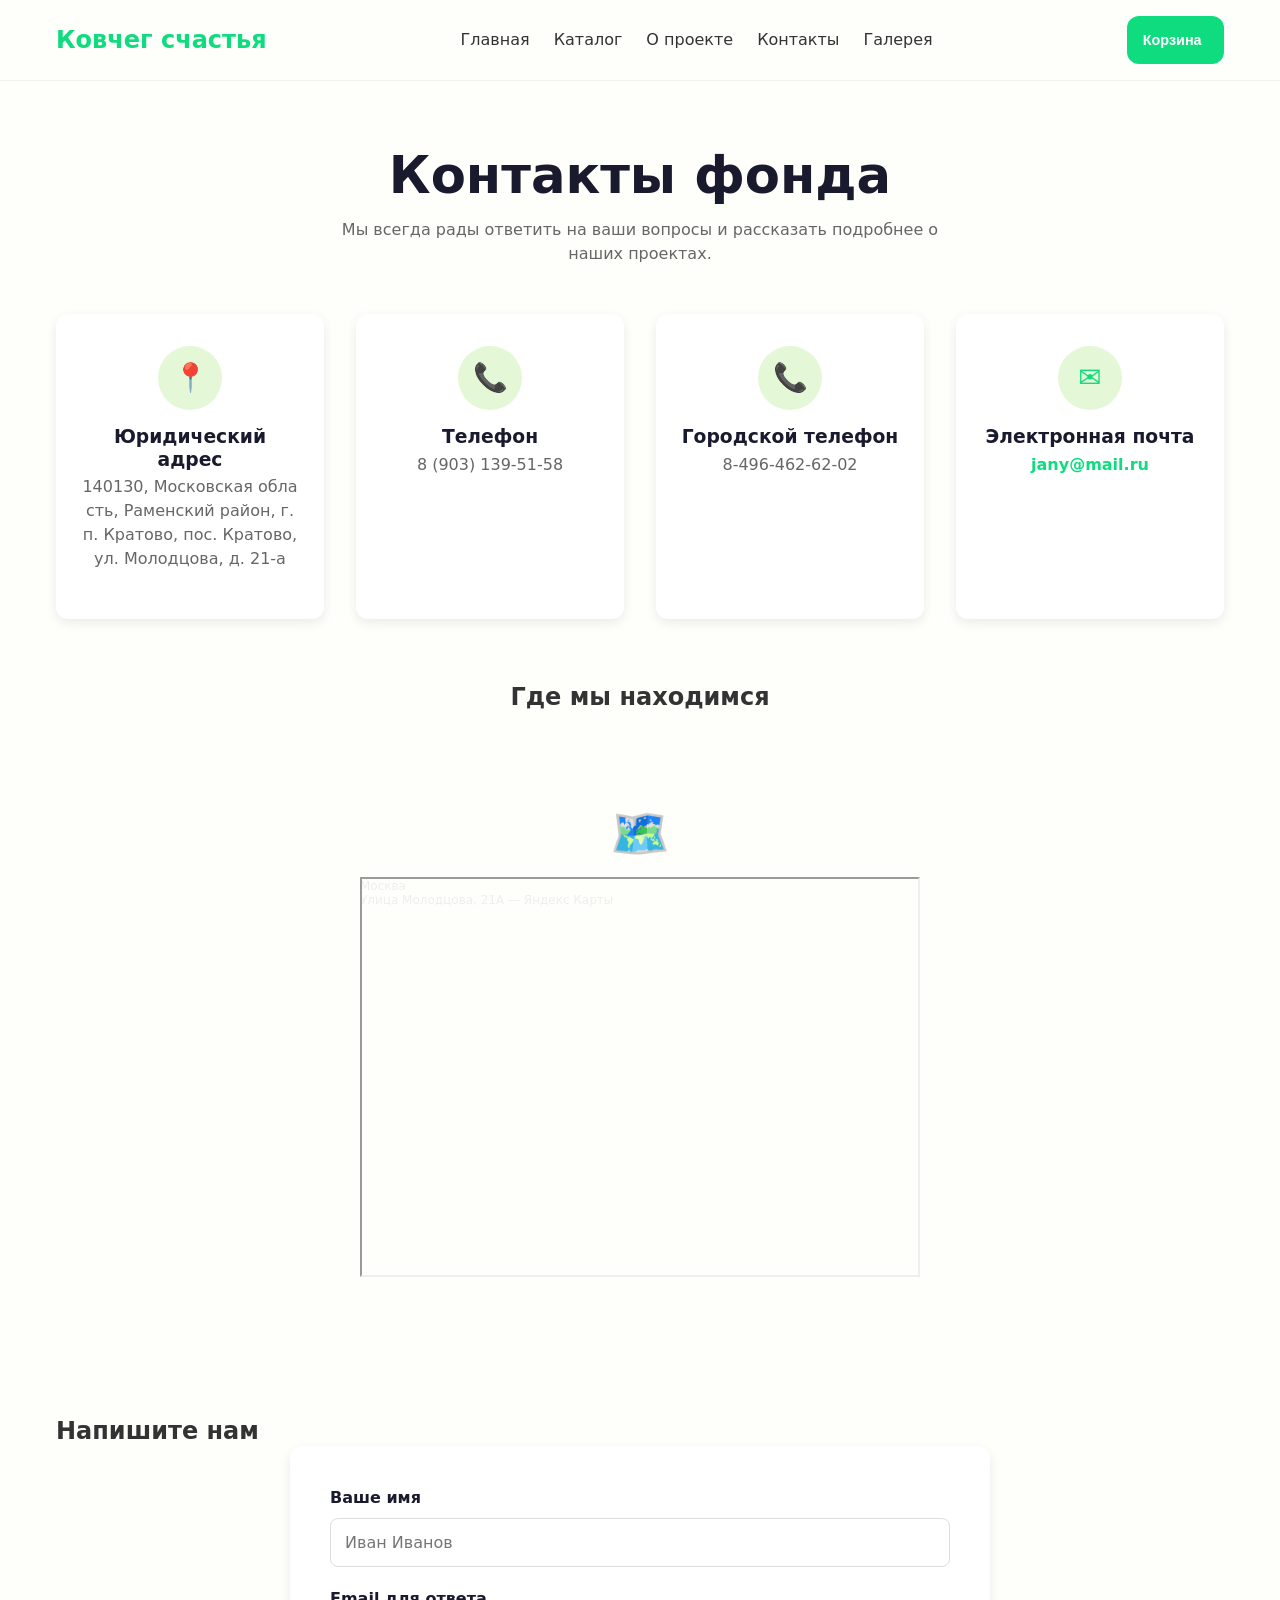
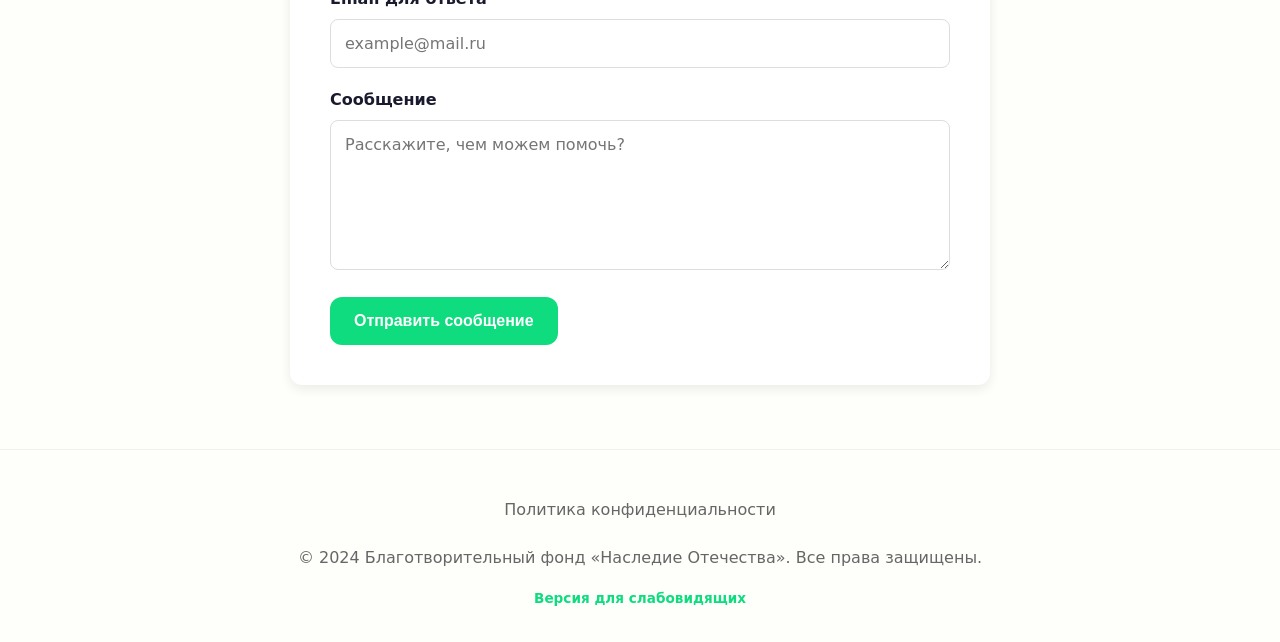
<file: contacts.html>
<!DOCTYPE html>
<html lang="ru">
<head>
  <meta charset="UTF-8" />
  <meta name="viewport" content="width=device-width, initial-scale=1.0" />
  <title>Контакты фонда</title>
  <link rel="stylesheet" href="style.css" />
</head>
<body>

 <header>
  <div class="container header-inner">
    <a href="index.html" class="logo">Ковчег счастья</a>
    
    <!-- ДОБАВИТЬ ЭТУ КНОПКУ -->
    <button class="hamburger-btn" aria-label="Меню">
      <span class="hamburger-line"></span>
      <span class="hamburger-line"></span>
      <span class="hamburger-line"></span>
    </button>

    <!-- И ОБЁРТКУ main-nav ВОКРУГ nav -->
    <nav id="main-nav">
      <ul class="nav-links">
        <li><a href="index.html">Главная</a></li>
        <li><a href="catalog.html">Каталог</a></li>
        <li><a href="o_project.html">О проекте</a></li>
        <li><a href="contacts.html">Контакты</a></li>
        <li><a href="gallery.html">Галерея</a></li>
      </ul>
    </nav>

    <button id="open-cart-btn" class="cart-btn">Корзина <span id="cart-count"></span></button>
  </div>
</header>

  <main class="container">

    <!-- Заголовок страницы -->
    <section class="hero-contacts">
      <h1>Контакты фонда</h1>
      <p>Мы всегда рады ответить на ваши вопросы и рассказать подробнее о наших проектах.</p>
    </section>

    <!-- Карточки с контактами -->
    <section>
      <div class="contacts-grid">
        <!-- Адрес -->
        <article class="contact-card">
          <span class="contact-icon">📍</span>
          <h3 class="contact-label">Юридический адрес</h3>
          <p class="contact-value">140130, Московская область, Раменский район, г.п. Кратово, пос. Кратово, ул. Молодцова, д. 21‑а</p>
        </article>

        <!-- Телефон 1 -->
        <article class="contact-card">
          <span class="contact-icon">📞</span>
          <h3 class="contact-label">Телефон</h3>
          <p class="contact-value">8 (903) 139‑51‑58</p>
        </article>

        <!-- Телефон 2 -->
        <article class="contact-card">
          <span class="contact-icon">📞</span>
          <h3 class="contact-label">Городской телефон</h3>
          <p class="contact-value">8‑496‑462‑62‑02</p>
        </article>

        <!-- Email -->
        <article class="contact-card">
          <span class="contact-icon">✉️</span>
          <h3 class="contact-label">Электронная почта</h3>
          <p class="contact-value"><a href="mailto:jany@mail.ru" class="email-link">jany@mail.ru</a></p>
        </article>
      </div>
    </section>

    <!-- Блок карты (заглушка: сюда потом можно вставить iframe от Яндекс Карт или Google Maps) -->
    <section>
      <h2 class="section-title" style="text-align:center;">Где мы находимся</h2>
      <div class="map-block">
        <div class="map-placeholder">
          <div style="position:relative;overflow:hidden;"><a href="https://yandex.ru/maps/213/moscow/?utm_medium=mapframe&utm_source=maps" style="color:#eee;font-size:12px;position:absolute;top:0px;">Москва</a><a href="https://yandex.ru/maps/213/moscow/house/ulitsa_molodtsova_21a/Z04YcARgSE0CQFtvfXR2dnplZg==/?ll=37.630184%2C55.877662&utm_medium=mapframe&utm_source=maps&z=16.69" style="color:#eee;font-size:12px;position:absolute;top:14px;">Улица Молодцова, 21А — Яндекс Карты</a><iframe src="https://yandex.ru/map-widget/v1/?ll=37.630184%2C55.877662&mode=search&ol=geo&ouri=ymapsbm1%3A%2F%2Fgeo%3Fdata%3DCgg1Njc5NTMxNxI_0KDQvtGB0YHQuNGPLCDQnNC-0YHQutCy0LAsINGD0LvQuNGG0LAg0JzQvtC70L7QtNGG0L7QstCwLCAyMdCQIgoNToUWQhW6gl9C&z=16.69" width="560" height="400" frameborder="1" allowfullscreen="true" style="position:relative;"></iframe></div>
        </div>
      </div>
    </section>

    <!-- Форма обратной связи -->
    <section>
      <h2 class="section-title">Напишите нам</h2>
      <form class="feedback-form" action="#" method="POST">
        <div class="form-group">
          <label class="form-label" for="name">Ваше имя</label>
          <input type="text" id="name" name="name" class="form-input" required placeholder="Иван Иванов" />
        </div>
        <div class="form-group">
          <label class="form-label" for="email">Email для ответа</label>
          <input type="email" id="email" name="email" class="form-input" required placeholder="example@mail.ru" />
        </div>
        <div class="form-group">
          <label class="form-label" for="message">Сообщение</label>
          <textarea id="message" name="message" class="form-textarea" required placeholder="Расскажите, чем можем помочь?"></textarea>
        </div>
        <button type="submit" class="btn-primary">Отправить сообщение</button>
      </form>
    </section>

  </main>

  <footer>
    <div class="container">
      <div class="footer-links">
        <a href="#">Политика конфиденциальности</a>
      </div>
      <p>&copy; 2024 Благотворительный фонд «Наследие Отечества». Все права защищены.</p>
      <a href="#" class="accessibility-link">Версия для слабовидящих</a>
    </div>
  </footer>

  <!-- Модальное окно корзины (чтобы JS работал одинаково на всех страницах) -->
  <div class="modal-overlay" id="cart-modal">
    <div class="cart-modal">
      <div class="cart-header">
        <h2>Корзина</h2>
        <button class="close-cart-btn" id="close-cart-btn">&times;</button>
      </div>
      <div id="cart-items-list">
        <p style="color: var(--text-secondary);">Корзина пуста</p>
      </div>
      <div class="cart-total-row">
        <span>Итого:</span>
        <span id="cart-total-amount">0 ₽</span>
      </div>
      <button class="checkout-final-btn">Оформить заказ</button>
    </div>
  </div>

  <script src="script.js" defer></script>
</body>
</html>
</file>
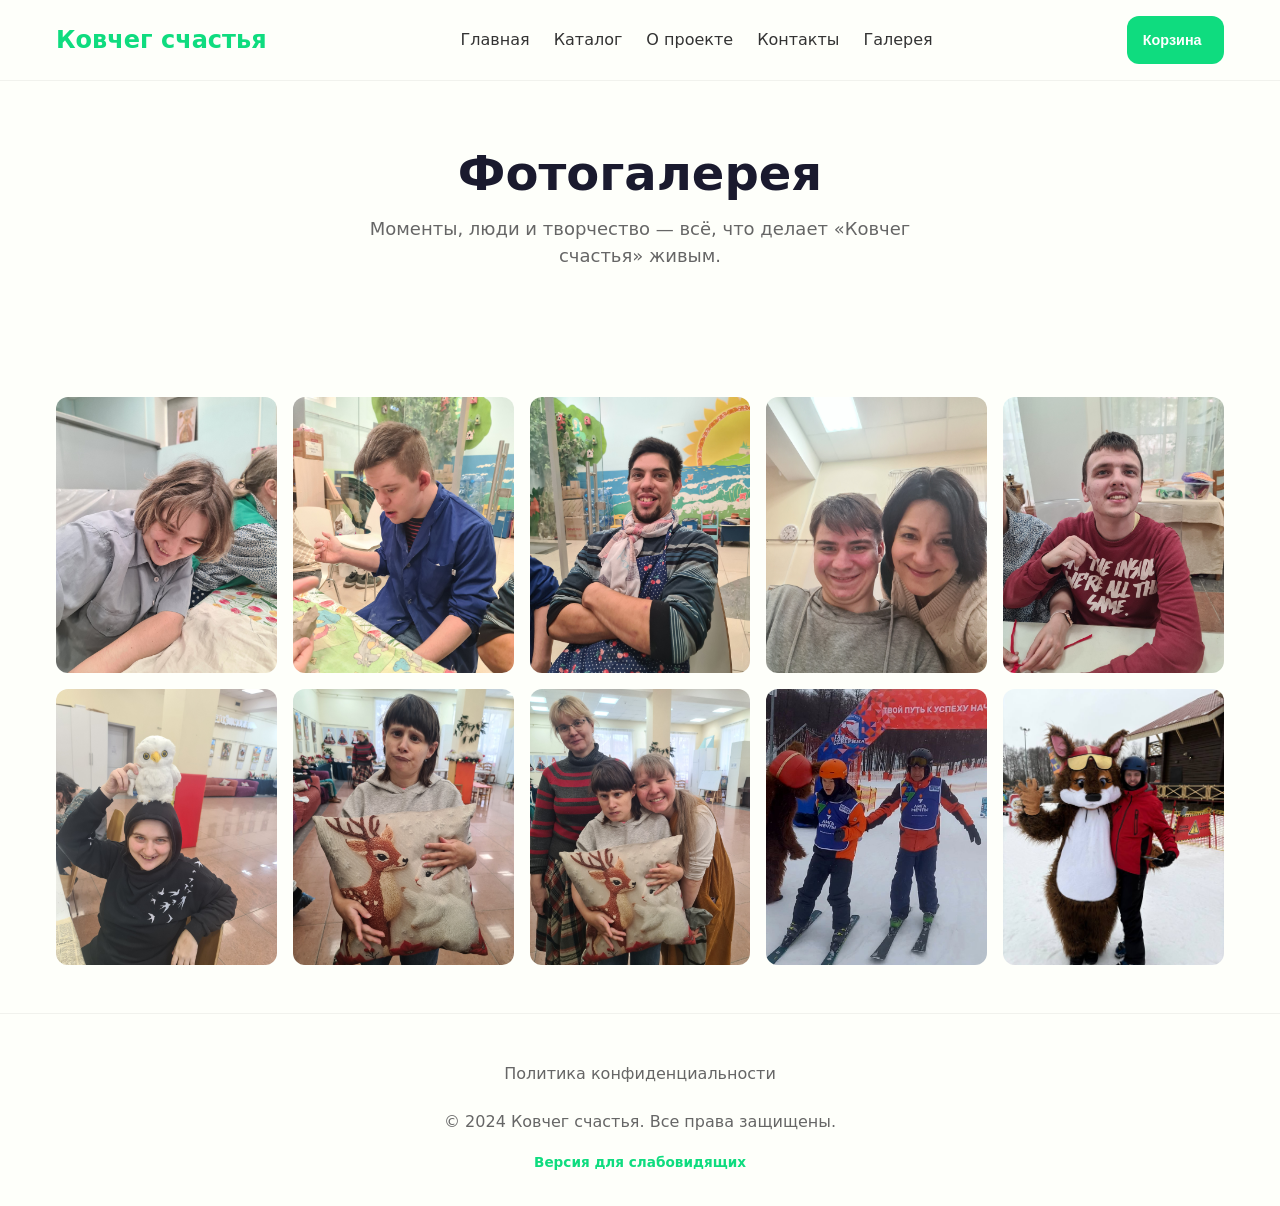
<file: gallery.html>
<!DOCTYPE html>
<html lang="ru">
<head>
  <meta charset="UTF-8" />
  <meta name="viewport" content="width=device-width, initial-scale=1.0" />
  <title>Фотогалерея — Ковчег счастья</title>
  <link rel="stylesheet" href="style.css" />
</head>
<body>

  <header>
  <div class="container header-inner">
    <a href="index.html" class="logo">Ковчег счастья</a>
    
    <!-- ДОБАВИТЬ ЭТУ КНОПКУ -->
    <button class="hamburger-btn" aria-label="Меню">
      <span class="hamburger-line"></span>
      <span class="hamburger-line"></span>
      <span class="hamburger-line"></span>
    </button>

    <!-- И ОБЁРТКУ main-nav ВОКРУГ nav -->
    <nav id="main-nav">
      <ul class="nav-links">
        <li><a href="index.html">Главная</a></li>
        <li><a href="catalog.html">Каталог</a></li>
        <li><a href="o_project.html">О проекте</a></li>
        <li><a href="contacts.html">Контакты</a></li>
        <li><a href="gallery.html">Галерея</a></li>
      </ul>
    </nav>

    <button id="open-cart-btn" class="cart-btn">Корзина <span id="cart-count"></span></button>
  </div>
</header>

  <main class="container">
    <section class="hero">
      <h1>Фотогалерея</h1>
      <p>Моменты, люди и творчество — всё, что делает «Ковчег счастья» живым.</p>
    </section>

    <div class="gallery-grid">
      <!-- 10 карточек под фото -->
      <div class="gallery-item">
        <img src="album/1.JPG" alt="Фото 1" class="gallery-img">
      </div>
      <div class="gallery-item">
        <img src="album/2.JPG" alt="Фото 2" class="gallery-img">
      </div>
      <div class="gallery-item">
        <img src="album/3.JPG" alt="Фото 3" class="gallery-img">
      </div>
      <div class="gallery-item">
        <img src="album/4.JPG" alt="Фото 4" class="gallery-img">
      </div>
      <div class="gallery-item">
        <img src="album/5.JPG" alt="Фото 5" class="gallery-img">
      </div>
      <div class="gallery-item">
        <img src="album/6.JPG" alt="Фото 6" class="gallery-img">
      </div>
      <div class="gallery-item">
        <img src="album/7.JPG" alt="Фото 7" class="gallery-img">
      </div>
      <div class="gallery-item">
        <img src="album/8.JPG" alt="Фото 8" class="gallery-img">
      </div>
      <div class="gallery-item">
        <img src="album/9.JPG" alt="Фото 9" class="gallery-img">
      </div>
      <div class="gallery-item">
        <img src="album/10.JPG" alt="Фото 10" class="gallery-img">
      </div>
    </div>
  </main>

  <footer>
    <div class="container">
      <div class="footer-links">
        <a href="#">Политика конфиденциальности</a>
      </div>
      <p>&copy; 2024 Ковчег счастья. Все права защищены.</p>
      <a href="#" class="accessibility-link">Версия для слабовидящих</a>
    </div>
  </footer>

  <!-- Модальное окно корзины -->
  <div class="modal-overlay" id="cart-modal">
    <div class="cart-modal">
      <div class="cart-header">
        <h2>Корзина</h2>
        <button class="close-cart-btn" id="close-cart-btn">&times;</button>
      </div>
      <div id="cart-items-list">
        <p style="color: var(--text-secondary);">Корзина пуста</p>
      </div>
      <div class="cart-total-row">
        <span>Итого:</span>
        <span id="cart-total-amount">0 ₽</span>
      </div>
      <button class="checkout-final-btn">Оформить заказ</button>
    </div>
  </div>

  <script src="script.js" defer></script>
</body>
</html>
</file>
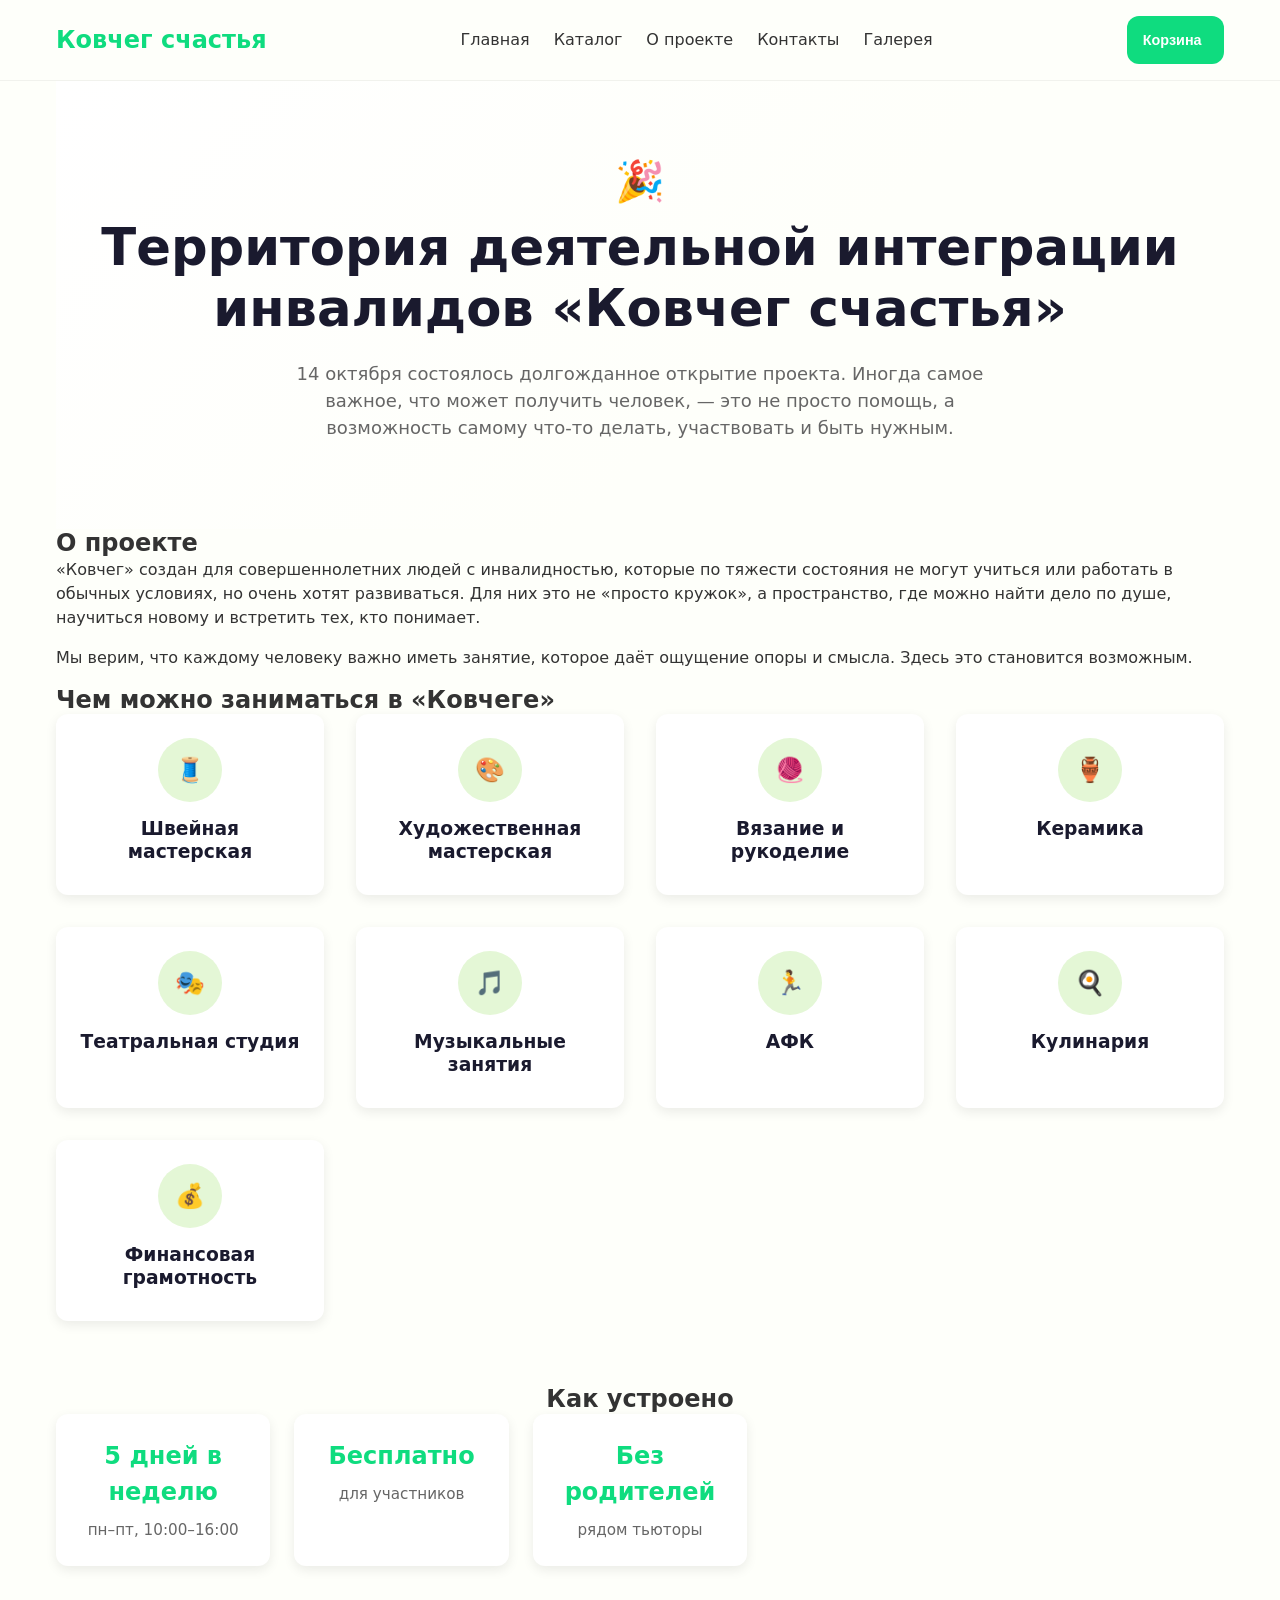
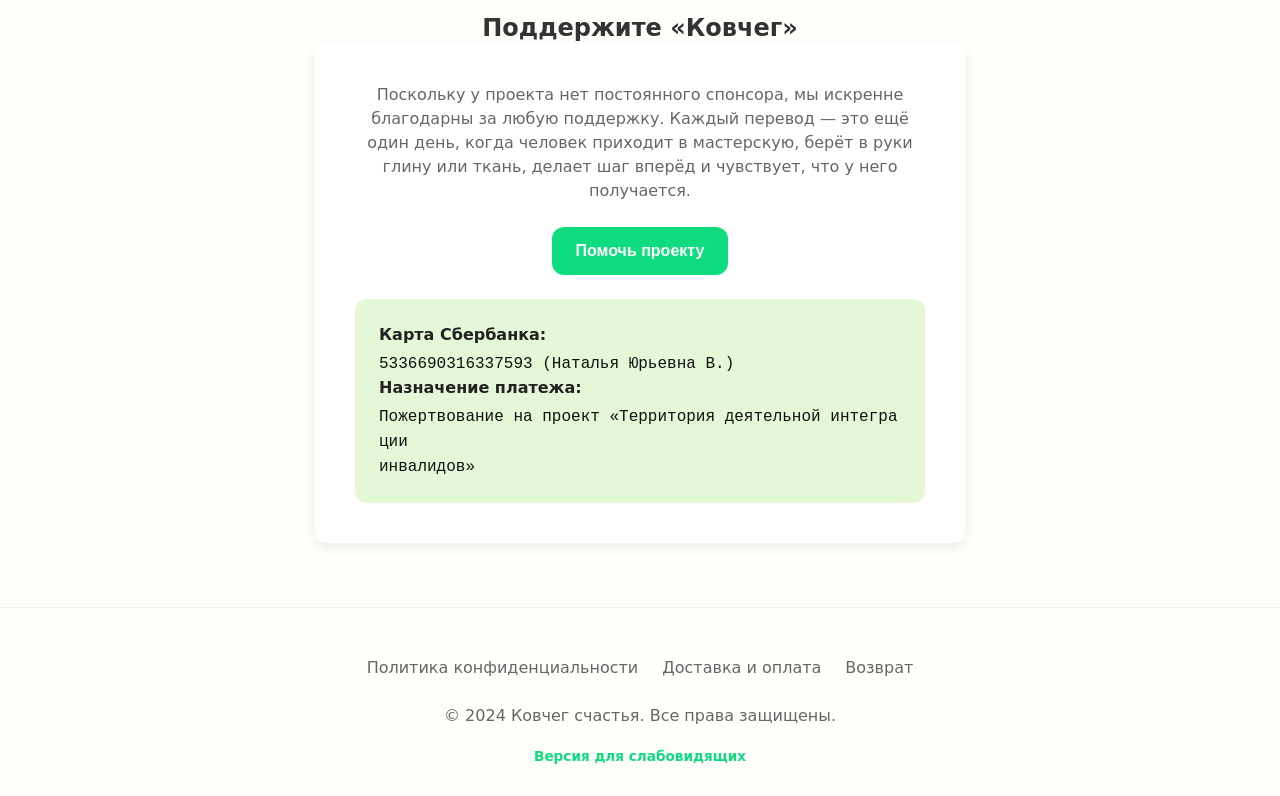
<file: o_project.html>
<!DOCTYPE html>
<html lang="ru">
<head>
  <meta charset="UTF-8" />
  <meta name="viewport" content="width=device-width, initial-scale=1.0" />
  <title>«Ковчег»: территория деятельной интеграции</title>
  <link rel="stylesheet" href="style.css" />
</head>
<body>

  <header>
  <div class="container header-inner">
    <a href="index.html" class="logo">Ковчег счастья</a>
    
    <!-- ДОБАВИТЬ ЭТУ КНОПКУ -->
    <button class="hamburger-btn" aria-label="Меню">
      <span class="hamburger-line"></span>
      <span class="hamburger-line"></span>
      <span class="hamburger-line"></span>
    </button>

    <!-- И ОБЁРТКУ main-nav ВОКРУГ nav -->
    <nav id="main-nav">
      <ul class="nav-links">
        <li><a href="index.html">Главная</a></li>
        <li><a href="catalog.html">Каталог</a></li>
        <li><a href="o_project.html">О проекте</a></li>
        <li><a href="contacts.html">Контакты</a></li>
        <li><a href="gallery.html">Галерея</a></li>
      </ul>
    </nav>

    <button id="open-cart-btn" class="cart-btn">Корзина <span id="cart-count"></span></button>
  </div>
</header>


  <main class="container">

    <section class="hero-project">
      <div class="hero-emote">🎉</div>
      <h1>Территория деятельной интеграции инвалидов «Ковчег счастья»</h1>
      <p>14 октября состоялось долгожданное открытие проекта. Иногда самое важное, что может получить человек, — это не просто помощь, а возможность самому что-то делать, участвовать и быть нужным.</p>
    </section>

    <section>
      <h2 class="section-title">О проекте</h2>
      <div class="project-intro">
        <p>«Ковчег» создан для совершеннолетних людей с инвалидностью, которые по тяжести состояния не могут учиться или работать в обычных условиях, но очень хотят развиваться. Для них это не «просто кружок», а пространство, где можно найти дело по душе, научиться новому и встретить тех, кто понимает.</p>
        <p>Мы верим, что каждому человеку важно иметь занятие, которое даёт ощущение опоры и смысла. Здесь это становится возможным.</p>
      </div>
    </section>

    <section>
      <h2 class="section-title">Чем можно заниматься в «Ковчеге»</h2>
      <div class="activities-grid">
        <article class="activity-card">
          <span class="activity-icon">🧵</span>
          <h3 class="activity-title">Швейная мастерская</h3>
        </article>
        <article class="activity-card">
          <span class="activity-icon">🎨</span>
          <h3 class="activity-title">Художественная мастерская</h3>
        </article>
        <article class="activity-card">
          <span class="activity-icon">🧶</span>
          <h3 class="activity-title">Вязание и рукоделие</h3>
        </article>
        <article class="activity-card">
          <span class="activity-icon">🏺</span>
          <h3 class="activity-title">Керамика</h3>
        </article>
        <article class="activity-card">
          <span class="activity-icon">🎭</span>
          <h3 class="activity-title">Театральная студия</h3>
        </article>
        <article class="activity-card">
          <span class="activity-icon">🎵</span>
          <h3 class="activity-title">Музыкальные занятия</h3>
        </article>
        <article class="activity-card">
          <span class="activity-icon">🏃</span>
          <h3 class="activity-title">АФК</h3>
        </article>
        <article class="activity-card">
          <span class="activity-icon">🍳</span>
          <h3 class="activity-title">Кулинария</h3>
        </article>
        <article class="activity-card">
          <span class="activity-icon">💰</span>
          <h3 class="activity-title">Финансовая грамотность</h3>
        </article>
      </div>
    </section>

    <section>
      <h2 class="section-title" style="text-align:center;">Как устроено</h2>
      <div class="facts-grid">
        <div class="fact-item">
          <span class="fact-value">5 дней в неделю</span>
          <span class="fact-label">пн–пт, 10:00–16:00</span>
        </div>
        <div class="fact-item">
          <span class="fact-value">Бесплатно</span>
          <span class="fact-label">для участников</span>
        </div>
        <div class="fact-item">
          <span class="fact-value">Без родителей</span>
          <span class="fact-label">рядом тьюторы</span>
        </div>
      </div>
    </section>

    <section>
      <h2 class="section-title" style="text-align:center;">Поддержите «Ковчег»</h2>
      <div class="support-section">
        <p style="margin-bottom:1.5rem;">Поскольку у проекта нет постоянного спонсора, мы искренне благодарны за любую поддержку. Каждый перевод — это ещё один день, когда человек приходит в мастерскую, берёт в руки глину или ткань, делает шаг вперёд и чувствует, что у него получается.</p>
        <button class="btn-primary">Помочь проекту</button>
        <div class="donation-details">
          <span class="donation-label">Карта Сбербанка:</span>
          <span class="donation-value">5336690316337593 (Наталья Юрьевна В.)</span>
          <span class="donation-label">Назначение платежа:</span>
          <span class="donation-value">Пожертвование на проект «Территория деятельной интеграции <br>инвалидов»</span>
        </div>
      </div>
    </section>

  </main>

  <footer>
    <div class="container">
      <div class="footer-links">
        <a href="#">Политика конфиденциальности</a>
        <a href="#">Доставка и оплата</a>
        <a href="#">Возврат</a>
      </div>
      <p>&copy; 2024 Ковчег счастья. Все права защищены.</p>
      <a href="#" class="accessibility-link">Версия для слабовидящих</a>
    </div>
  </footer>

  <!-- Модальное окно корзины (нужно для работы корзины на всех страницах) -->
  <div class="modal-overlay" id="cart-modal">
    <div class="cart-modal">
      <div class="cart-header">
        <h2>Корзина</h2>
        <button class="close-cart-btn" id="close-cart-btn">&times;</button>
      </div>
      <div id="cart-items-list">
        <p style="color: var(--text-secondary);">Корзина пуста</p>
      </div>
      <div class="cart-total-row">
        <span>Итого:</span>
        <span id="cart-total-amount">0 ₽</span>
      </div>
      <button class="checkout-final-btn">Оформить заказ</button>
    </div>
  </div>

  <script src="script.js" defer></script>
</body>
</html>
</file>
<file: style.css>
:root {
  --bg-body: #fefffa;
  --card-bg: #e4f7d6;
  --primary: #0fdc7f;
  --text-main: #333;
  --text-secondary: #666;
  --radius: 12px;
  --shadow: 0 4px 12px rgba(0, 0, 0, 0.08);
  --gap: 2rem;
}

* { box-sizing: border-box; }

body {
  margin: 0;
  padding: 0;
  font-family: system-ui, -apple-system, Segoe UI, Roboto, Helvetica, Arial, sans-serif;
  background-color: var(--bg-body);
  color: var(--text-main);
  line-height: 1.5;
}

a { text-decoration: none; color: inherit; }
ul { list-style: none; padding: 0; margin: 0; }

.container {
  max-width: 1200px;
  margin: 0 auto;
  padding: 0 1rem;
}

h1, h2, h3 { margin: 0; line-height: 1.2; }
p { margin: 0 0 1rem 0; }

button {
  border: none;
  cursor: pointer;
  border-radius: var(--radius);
  transition: background-color 0.2s ease;
  display: inline-flex;
  align-items: center;
  justify-content: center;
  min-height: 48px;
  padding: 0 1.5rem;
  font-weight: 600;
}

/* --- Шапка (везде одинаковая) --- */
header {
  padding: 1rem 0;
  position: sticky;
  top: 0;
  background: rgba(254, 255, 250, 0.95);
  backdrop-filter: blur(10px);
  z-index: 100;
  border-bottom: 1px solid rgba(0,0,0,0.05);
}
.header-inner {
  display: flex;
  justify-content: space-between;
  align-items: center;
}
.logo {
  font-size: 1.5rem;
  font-weight: 800;
  color: var(--primary);
}
nav ul { display: flex; gap: 1.5rem; }
nav a { color: var(--text-main); font-weight: 500; }
nav a:hover { color: var(--primary); }

/* Корзина в шапке: пробел между текстом и числом */
.cart-btn {
  background-color: var(--primary);
  color: white;
  padding: 0.5rem 1rem;
  font-size: 0.9rem;
}
#cart-count {
  margin-left: 0.4rem; /* пробел между «Корзина» и числом */
  font-weight: 700;
}

/* Бургер-меню (для мобильных) */
.hamburger-btn {
  display: none;
  background: none;
  border: none;
  cursor: pointer;
  padding: 8px;
  width: 44px;
  height: 44px;
  align-items: center;
  justify-content: center;
  z-index: 101;
}
.hamburger-line {
  display: block;
  width: 24px;
  height: 3px;
  background-color: var(--text-main);
  margin: 4px 0;
  transition: background-color 0.2s;
}
@media (max-width: 768px) {
  .hamburger-btn { display: flex; }
  #main-nav {
    position: fixed;
    top: 0; left: -100%;
    width: 80%; height: 100vh;
    background-color: white;
    box-shadow: 4px 0 20px rgba(0,0,0,0.1);
    z-index: 100;
    transition: left 0.3s ease;
    display: flex; flex-direction: column;
    padding: 60px 20px 20px;
  }
  #main-nav.active { left: 0; }
  .nav-links {
    display: flex; flex-direction: column; gap: 16px;
    list-style: none; padding: 0; margin: 0;
  }
  .nav-links a {
    font-size: 1.25rem; color: var(--text-main);
    text-decoration: none; padding: 12px 0;
  }
  .nav-links a:hover { color: var(--primary); }
  .header-inner { flex-direction: row; align-items: center; justify-content: space-between; gap: 0; }
  .logo { order: 1; }
  .hamburger-btn { order: 2; }
  .cart-btn { order: 3; }
  nav { position: static; width: auto; order: 4; }
}

/* --- Hero (главная) --- */
.hero {
  padding: 4rem 0 3rem;
  text-align: center;
}
.hero h1 {
  font-size: clamp(1.8rem, 5vw, 3rem);
  color: #1a1a2e;
  margin-bottom: 0.75rem;
}
.hero p {
  font-size: 1.125rem;
  color: var(--text-secondary);
  max-width: 600px;
  margin: 0 auto 2rem;
}
.btn-primary {
  background-color: var(--primary);
  color: white;
  font-size: 1rem;
}
.btn-primary:hover:not(:disabled) { background-color: #0bbd6b; }

/* --- Сетка товаров (главная/каталог) --- */
.products-grid {
  display: grid;
  grid-template-columns: repeat(auto-fill, minmax(260px, 1fr));
  gap: var(--gap);
  margin-bottom: 4rem;
}
.product-card {
  background: white;
  border-radius: var(--radius);
  box-shadow: var(--shadow);
  padding: 1.25rem;
  display: flex;
  flex-direction: column;
}
.product-card:hover {
  transform: translateY(-6px);
  box-shadow: 0 8px 24px rgba(0, 0, 0, 0.12);
}
.product-img-wrapper, .photo-wrapper {
  width: 100%;
  aspect-ratio: 4/3;
  overflow: hidden;
  border-radius: var(--radius);
  margin-bottom: 1rem;
  background-color: #eee;
}
.product-img, .photo {
  width: 100%;
  height: 100%;
  object-fit: cover;
}
.product-title, .info-block h2 {
  font-size: 1.125rem;
  margin-bottom: 0.5rem;
  color: var(--text-main);
}
.product-price, .price {
  font-weight: 700;
  color: var(--text-main);
  margin-bottom: 1rem;
  font-size: 1.1rem;
}
.add-to-cart, .add-to-cart-btn {
  background-color: var(--card-bg);
  color: #000;
  width: 100%;
  margin-top: auto;
}
.add-to-cart:hover:not(:disabled), .add-to-cart-btn:hover:not(:disabled) {
  background-color: #cceebc;
}

/* --- Авторы (главная) --- */
.authors-grid {
  display: grid;
  grid-template-columns: repeat(auto-fill, minmax(300px, 1fr));
  gap: var(--gap);
}
.author-card {
  background: white;
  border-radius: var(--radius);
  box-shadow: var(--shadow);
  padding: 1.5rem;
  display: flex;
  flex-direction: column;
}
.author-photo-wrapper {
  width: 80px; height: 80px;
  border-radius: 50%; overflow: hidden;
  margin-bottom: 1rem; background-color: #eee;
}
.author-photo { width: 100%; height: 100%; object-fit: cover; }
.author-name { font-weight: 700; margin-bottom: 0.25rem; }
.author-bio {
  color: var(--text-secondary);
  font-size: 0.95rem;
  margin-bottom: 1.25rem;
  flex-grow: 1;
}
.btn-outline {
  background: transparent;
  border: 1px solid #ccc;
  color: var(--text-main);
  width: 100%;
}
.btn-outline:hover:not(:disabled) {
  border-color: var(--primary);
  color: var(--primary);
}

/* --- Галерея (главная) --- */
.gallery-grid {
  display: grid;
  grid-template-columns: repeat(auto-fill, minmax(200px, 1fr));
  gap: 1rem;
  padding: 3rem 0;
}
.gallery-item {
  width: 100%;
  aspect-ratio: 4/5;
  border-radius: var(--radius);
  overflow: hidden;
  background-color: #eee;
}
.gallery-img {
  width: 100%;
  height: 100%;
  object-fit: cover;
}

/* --- Контакты (contacts.html) --- */
.hero-contacts {
  padding: 4rem 0 3rem;
  text-align: center;
}
.hero-contacts h1 {
  font-size: clamp(2rem, 5vw, 3.2rem);
  color: #1a1a2e;
  margin-bottom: 0.75rem;
}
.hero-contacts p {
  color: var(--text-secondary);
  max-width: 600px;
  margin: 0 auto;
}
.contacts-grid {
  display: grid;
  grid-template-columns: 1fr;          /* 1 колонка на мобильном */
  gap: var(--gap);
  margin-bottom: 4rem;
}

@media (min-width: 1200px) {
  .contacts-grid {
    grid-template-columns: repeat(4, 1fr);  /* ровно 4 одинаковые колонки */
    gap: 2rem;
  }
  .contact-card {
    padding: 2rem 1.5rem;                    /* чуть меньше внутренних отступов, чтобы влезли */
  }
}

.contact-card {
  background: white;
  border-radius: var(--radius);
  box-shadow: var(--shadow);
  padding: 2rem 1.5rem;
  display: flex;
  flex-direction: column;
  align-items: center;
  text-align: center;
}
.contact-icon {
  width: 64px;
  height: 64px;
  background-color: var(--card-bg);
  border-radius: 50%;
  display: flex;
  align-items: center;
  justify-content: center;
  color: var(--primary);
  font-size: 1.75rem;
  margin-bottom: 1rem;
}
.contact-label {
  font-weight: 700;
  color: #1a1a2e;
  margin-bottom: 0.25rem;
}
.contact-value {
  color: var(--text-secondary);
  word-break: break-all;
}
.email-link {
  color: var(--primary);
  font-weight: 600;
}
.map-block {
  width: 100%;
  aspect-ratio: 16/9;
  border-radius: var(--radius);
  margin-bottom: 3rem;
  display: flex;
  align-items: center;
  justify-content: center;
  color: var(--text-secondary);
  overflow: hidden;
  
}
.map-placeholder {
  text-align: center;
  padding: 1rem;
}
.map-placeholder::before {
  content: "🗺️";
  display: block;
  font-size: 3rem;
  margin-bottom: 0.5rem;
}
.feedback-form {
  max-width: 700px;
  margin: 0 auto 4rem;
  background: white;
  border-radius: var(--radius);
  box-shadow: var(--shadow);
  padding: 2.5rem;
}
.form-group { margin-bottom: 1.25rem; }
.form-label {
  display: block;
  margin-bottom: 0.5rem;
  font-weight: 600;
  color: #1a1a2e;
}
.form-input, .form-textarea {
  width: 100%;
  padding: 0.875rem;
  border: 1px solid #ddd;
  border-radius: 8px;
  font-family: inherit;
  font-size: 1rem;
}
.form-textarea {
  resize: vertical;
  min-height: 150px;
}

/* --- О проекте (o_project.html) --- */
.hero-project {
  padding: 5rem 0 3rem;
  text-align: center;
  background: linear-gradient(135deg, #fff 0%, var(--bg-body) 60%);
}
.hero-emote {
  font-size: 2.5rem;
  line-height: 1;
  margin-bottom: 1rem;
}
.hero-project h1 {
  font-size: clamp(2rem, 5vw, 3.2rem);
  color: #1a1a2e;
  margin-bottom: 1.25rem;
}
.hero-project p {
  font-size: 1.125rem;
  color: var(--text-secondary);
  max-width: 700px;
  margin: 0 auto 2.5rem;
}
.activities-grid {
  display: grid;
  grid-template-columns: repeat(auto-fill, minmax(240px, 1fr));
  gap: var(--gap);
  margin-bottom: 4rem;
}
.activity-card {
  background: white;
  border-radius: var(--radius);
  box-shadow: var(--shadow);
  padding: 1.5rem;
  display: flex;
  flex-direction: column;
  align-items: center;
  text-align: center;
}
.activity-icon {
  width: 64px;
  height: 64px;
  background-color: var(--card-bg);
  border-radius: 50%;
  display: flex;
  align-items: center;
  justify-content: center;
  color: var(--primary);
  font-size: 1.5rem;
  margin-bottom: 1rem;
}
.activity-title {
  font-weight: 700;
  margin-bottom: 0.5rem;
  color: #1a1a2e;
}
.facts-grid {
  display: grid;
  grid-template-columns: repeat(auto-fill, minmax(200px, 1fr));
  gap: 1.5rem;
  margin-bottom: 3rem;
}
.fact-item {
  background: #fff;
  padding: 1.5rem;
  border-radius: var(--radius);
  box-shadow: var(--shadow);
  text-align: center;
}
.fact-value {
  display: block;
  font-size: 1.5rem;
  font-weight: 700;
  color: var(--primary);
  margin-bottom: 0.5rem;
}
.fact-label {
  color: var(--text-secondary);
  font-size: 0.95rem;
}

/* --- Поддержка (О проекте) --- */
.support-section {
  background-color: #fff;
  border-radius: var(--radius);
  padding: 2.5rem;
  box-shadow: var(--shadow);
  text-align: center;
  max-width: 650px;
  margin: 0 auto 4rem;
}
.support-section p {
  margin-bottom: 1.5rem;
  color: var(--text-secondary);
}
.donation-details {
  margin-top: 1.5rem;
  text-align: left;
  background: var(--card-bg);
  padding: 1.5rem;
  border-radius: var(--radius);
}
.donation-label {
  display: block;
  font-weight: 600;
  color: #222;
  margin-bottom: 0.25rem;
}
.donation-value {
  font-family: monospace;
  font-size: 1rem;
  color: #111;
  word-break: break-all;
  margin-bottom: 1rem;
}

/* --- Футер (везде одинаковый) --- */
footer {
  padding: 3rem 0 2rem;
  border-top: 1px solid rgba(0,0,0,0.05);
  text-align: center;
  color: var(--text-secondary);
}
.footer-links {
  display: flex;
  justify-content: center;
  gap: 1.5rem;
  margin-bottom: 1.5rem;
  flex-wrap: wrap;
}
.accessibility-link {
  font-size: 0.85rem;
  color: var(--primary);
  font-weight: 600;
  margin-top: 1rem;
}

/* --- Модальное окно корзины (общий блок) --- */
.modal-overlay {
  position: fixed;
  inset: 0;
  background: rgba(0, 0, 0, 0.5);
  display: none;
  align-items: center;
  justify-content: center;
  z-index: 1000;
  opacity: 0;
  visibility: hidden;
  transition: opacity 0.2s, visibility 0.2s;
}
.modal-overlay.open {
  display: flex;
  opacity: 1;
  visibility: visible;
}
.cart-modal {
  background: white;
  width: 90%;
  max-width: 500px;
  border-radius: var(--radius);
  box-shadow: var(--shadow);
  padding: 2rem;
  max-height: 85vh;
  overflow-y: auto;
  display: flex;
  flex-direction: column;
  gap: 1rem;
}
.cart-header {
  display: flex;
  justify-content: space-between;
  align-items: center;
}
.close-cart-btn {
  background: none;
  border: none;
  font-size: 1.5rem;
  cursor: pointer;
  color: var(--text-main);
  line-height: 1;
}
.cart-list-item {
  display: flex;
  justify-content: space-between;
  align-items: center;
  padding-bottom: 0.75rem;
  border-bottom: 1px solid #f0f0f0;
}
.cart-item-details h4 {
  margin: 0;
  font-size: 1rem;
}
.cart-item-controls {
  display: flex;
  align-items: center;
  gap: 0.5rem;
}
.qty-btn {
  width: 32px;
  height: 32px;
  background: #f5f5f5;
  color: var(--text-main);
  border-radius: 6px;
  display: inline-flex;
  align-items: center;
  justify-content: center;
  font-weight: 700;
}
.remove-item-btn {
  color: #ff4d4d;
  background: none;
  border: none;
  cursor: pointer;
  font-size: 0.875rem;
  padding: 0;
}
.cart-total-row {
  display: flex;
  justify-content: space-between;
  font-weight: 700;
  font-size: 1.125rem;
  margin-top: auto;
  padding-top: 1rem;
  border-top: 2px solid var(--primary);
}
.checkout-final-btn {
  width: 100%;
  background-color: var(--primary);
  color: white;
  margin-top: 1rem;
  padding: 12px;
}

@media (max-width: 768px) {
  .header-inner { flex-direction: column; gap: 1rem; }
  nav ul { flex-wrap: wrap; justify-content: center; }
  .hero h1, .hero-contacts h1, .hero-project h1 { font-size: 2rem; }
  .contact-card, .activity-card { padding: 1.5rem 1rem; }
  .product-card { padding: 1rem; }
}



.btn-primary {
  background-color: var(--primary);
  color: white;
  font-size: 1rem;
  padding: 0.75rem 1.5rem;       /* отступы внутри кнопки */
  border-radius: var(--radius);  /* скругление */
  text-decoration: none;         /* убираем подчёркивание */
  display: inline-flex;           /* центрируем текст как в кнопке */
  align-items: center;
  justify-content: center;
  transition: background-color 0.2s ease;
}

.btn-primary:hover:not(:disabled) {
  background-color: #0bbd6b;     /* цвет при наведении */
}
</file>
